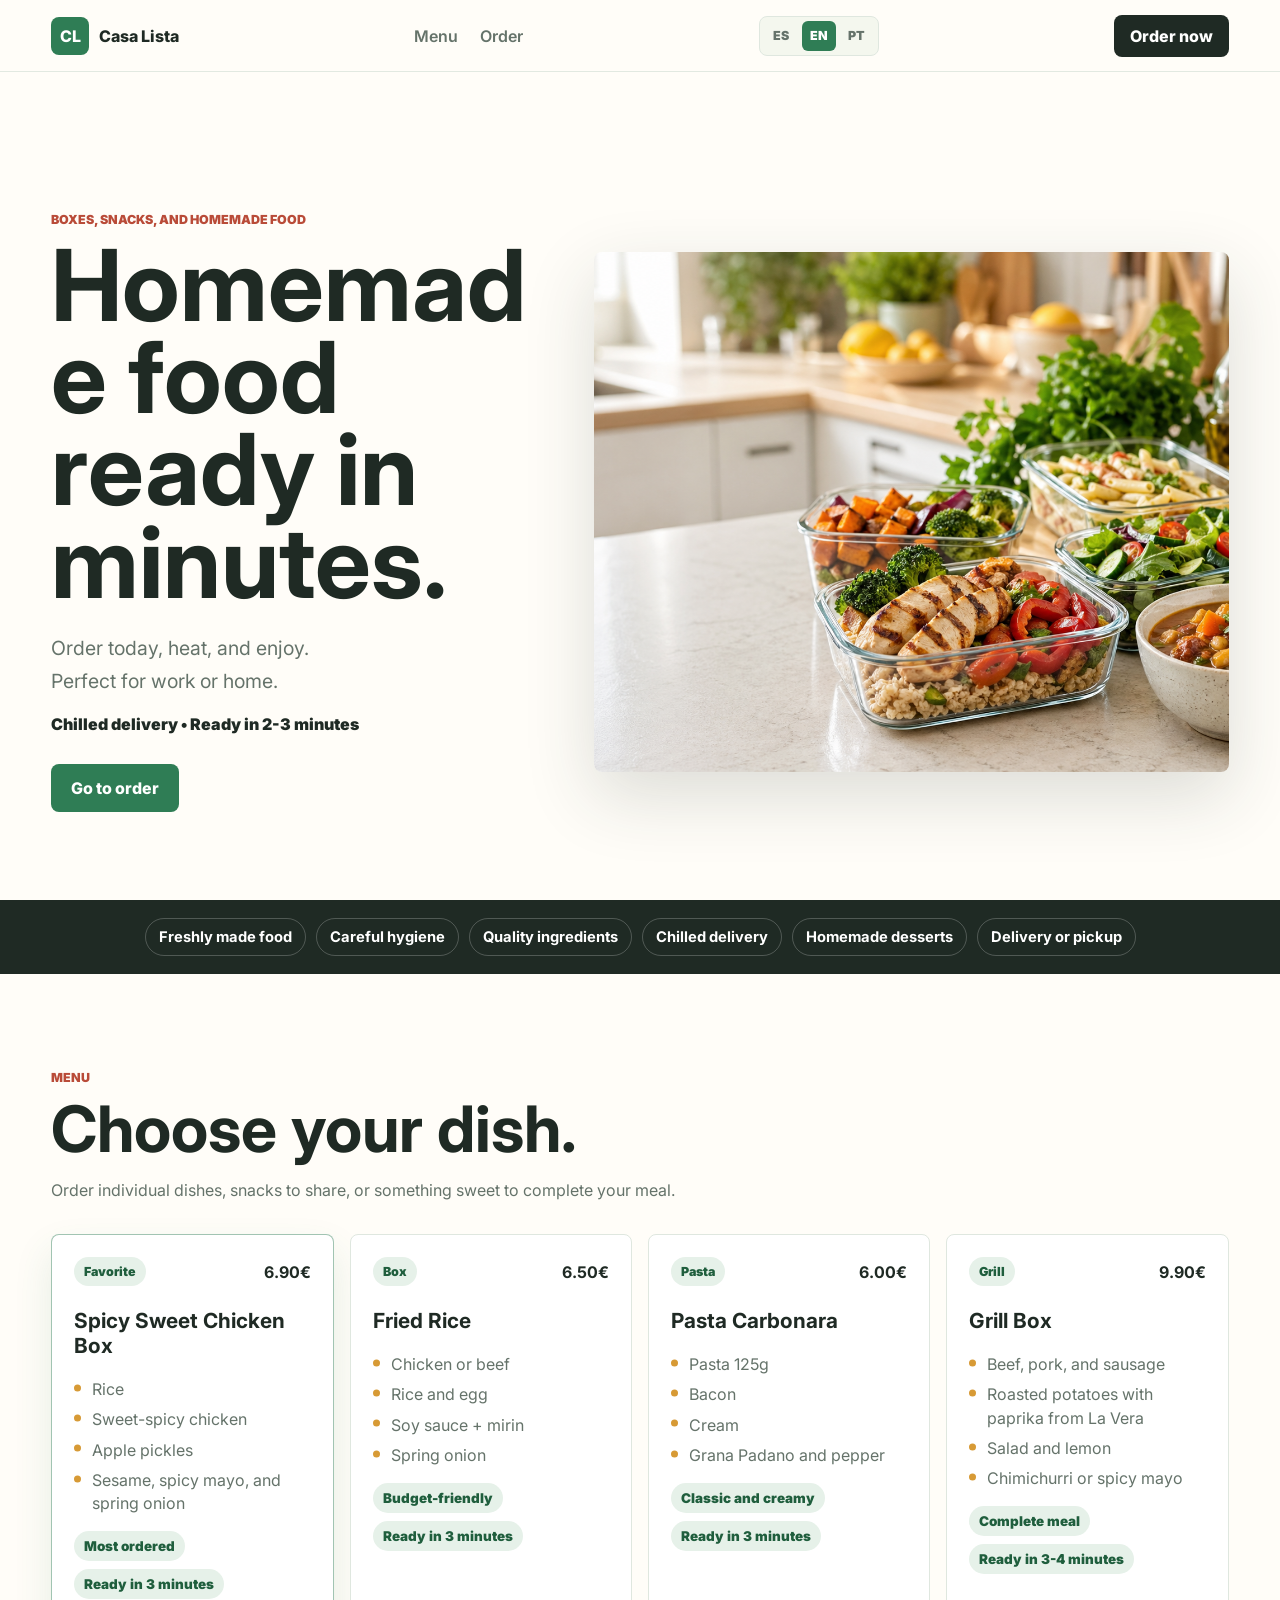
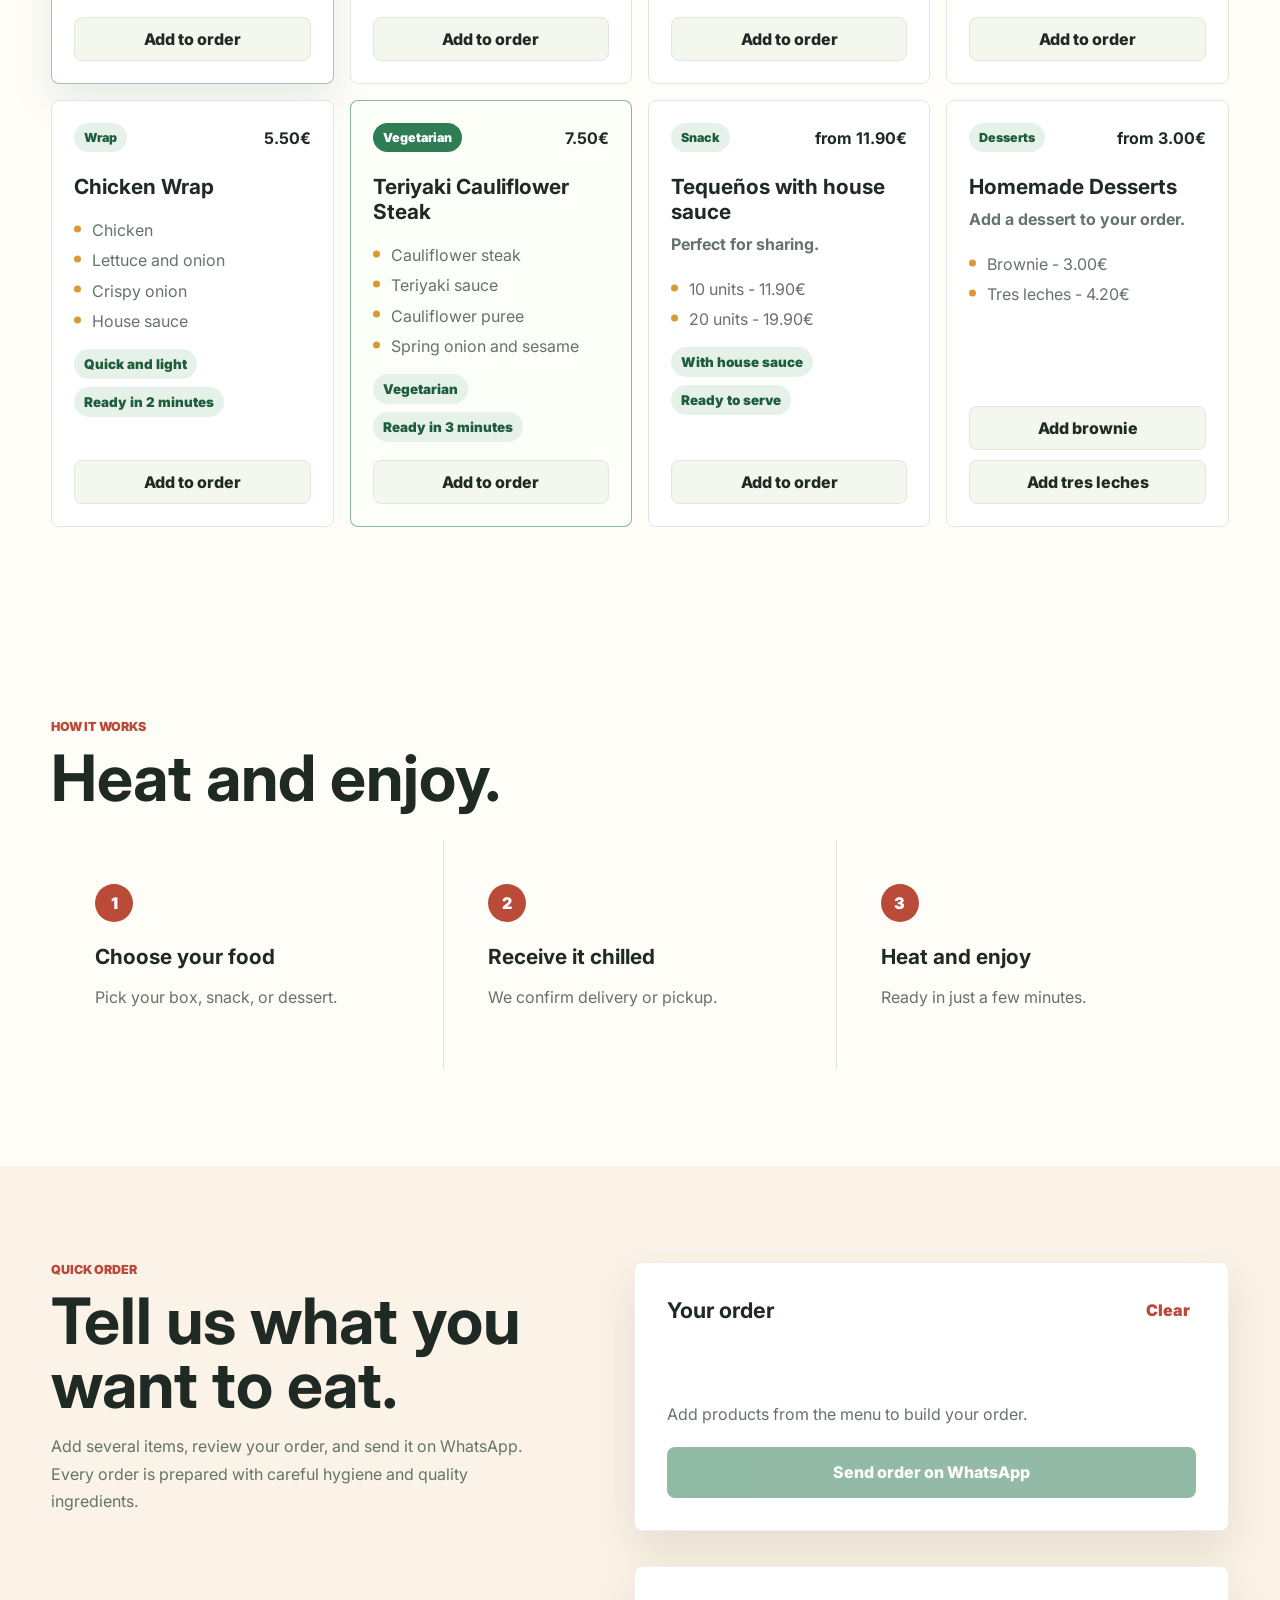
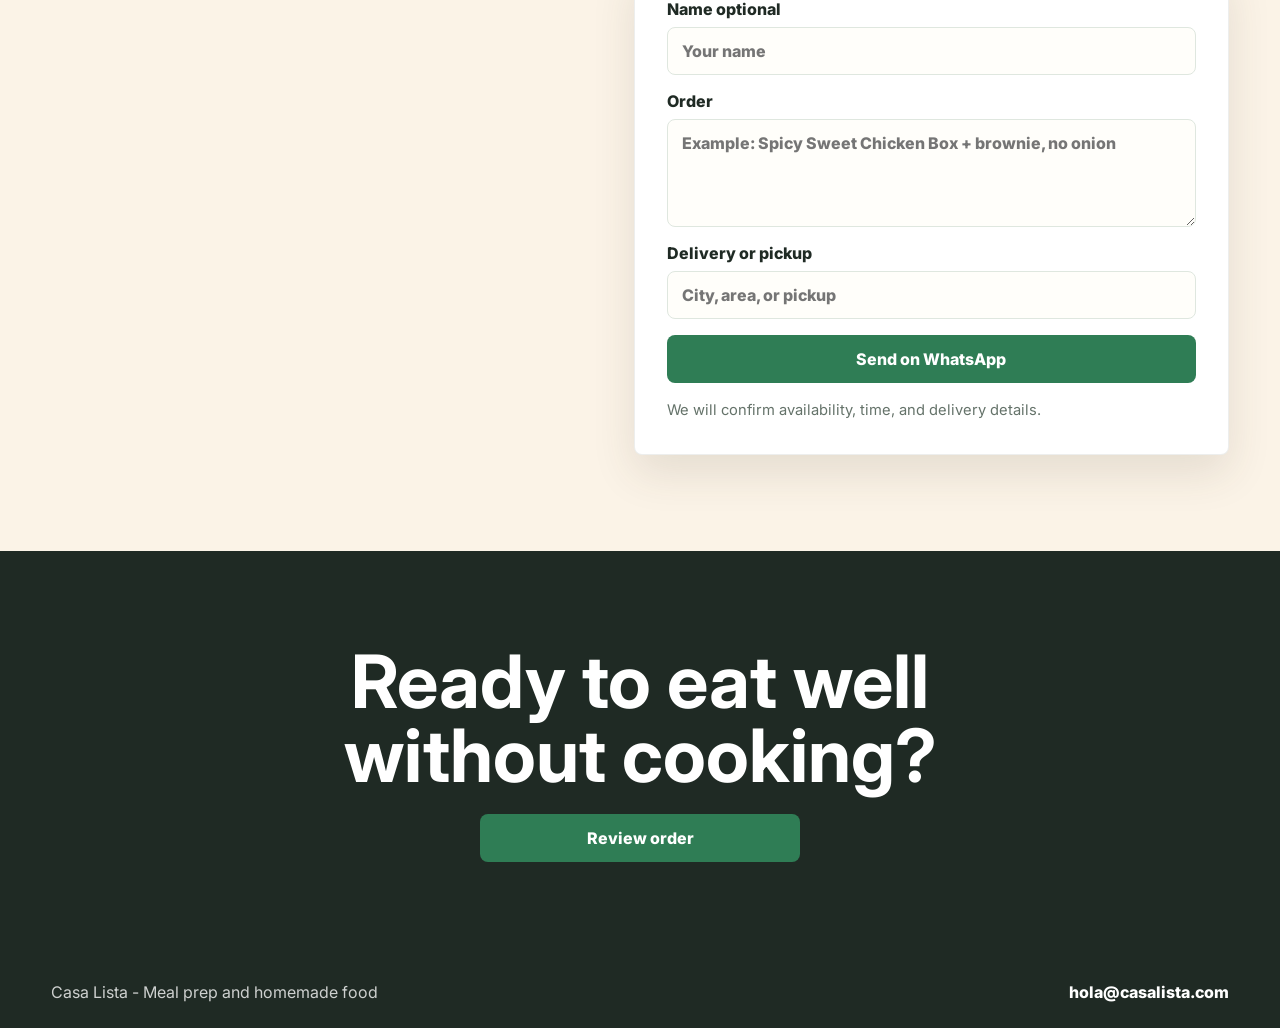
<file: index.html>
<!doctype html>
<html lang="es">
  <head>
    <meta charset="utf-8" />
    <meta name="viewport" content="width=device-width, initial-scale=1" />
    <title>Casa Lista | Meal prep y comida casera</title>
    <meta
      name="description"
      content="Comida casera refrigerada, lista para calentar en minutos, con pedidos f&aacute;ciles por WhatsApp."
    />
    <link rel="alternate" hreflang="es" href="index.html" />
    <link rel="alternate" hreflang="en" href="en.html" />
    <link rel="alternate" hreflang="pt" href="pt.html" />
    <link rel="icon" href="assets/favicon.svg" type="image/svg+xml" />
    <link rel="preconnect" href="https://fonts.googleapis.com" />
    <link rel="preconnect" href="https://fonts.gstatic.com" crossorigin />
    <link
      href="https://fonts.googleapis.com/css2?family=Inter:wght@400;500;600;700;800&display=swap"
      rel="stylesheet"
    />
    <link rel="stylesheet" href="styles.css" />
  </head>
  <body>
    <header class="site-header">
      <a class="brand" href="#inicio" aria-label="Casa Lista">
        <span class="brand-mark">CL</span>
        <span>Casa Lista</span>
      </a>
      <nav class="nav" aria-label="Navegaci&oacute;n principal">
        <a href="#menu">Men&uacute;</a>
        <a href="#pedido">Pedido</a>
      </nav>
      <div class="language-switcher" aria-label="Selector de idioma">
        <a class="active" href="index.html" data-lang="es" aria-current="page">ES</a>
        <a href="en.html" data-lang="en">EN</a>
        <a href="pt.html" data-lang="pt">PT</a>
      </div>
      <button class="nav-toggle" type="button" aria-label="Men&uacute;" aria-expanded="false">
        <span></span>
        <span></span>
        <span></span>
      </button>
      <a class="header-action" href="#pedido">Pedir ahora</a>
    </header>

    <main id="inicio">
      <section class="hero">
        <div class="hero-copy">
          <p class="eyebrow">Boxes, snacks y comida casera</p>
          <h1>Comida casera lista en minutos</h1>
          <p class="hero-text">
            Pide hoy, calienta y disfruta.<br />
            Perfecta para el trabajo o en casa.
          </p>
          <p class="hero-micro">Entrega refrigerada &bull; Lista en 2-3 minutos</p>
          <div class="hero-actions">
            <button class="btn btn-primary direct-whatsapp" type="button" data-item="Quiero hacer un pedido">
              Ir al pedido
            </button>
          </div>
        </div>
        <div class="hero-media" aria-label="Comida casera en recipientes de meal prep">
          <img src="assets/hero-meal-prep.png" alt="Recipientes de meal prep con comida casera fresca" />
        </div>
      </section>

      <section class="trust-band" aria-label="Caracter&iacute;sticas del servicio">
        <span>Comida reci&eacute;n hecha</span>
        <span>Higiene cuidada</span>
        <span>Ingredientes de calidad</span>
        <span>Entrega refrigerada</span>
        <span>Postres caseros</span>
        <span>Entrega o recogida</span>
      </section>

      <section class="section" id="menu">
        <div class="section-heading">
          <p class="eyebrow">Men&uacute;</p>
          <h2>Elige tu plato.</h2>
          <p>
            Pide platos individuales, snacks para compartir o algo dulce para completar tu comida.
          </p>
        </div>
        <div class="menu-grid">
          <article class="menu-card featured-card">
            <div class="menu-card-top">
              <span class="tag">Favorito</span>
              <strong>6.90&euro;</strong>
            </div>
            <h3>Spicy Sweet Chicken Box</h3>
            <ul class="ingredients">
              <li>Arroz</li>
              <li>Pollo dulce-picante</li>
              <li>Pickles de manzana</li>
              <li>Ajonjol&iacute;, mayo picante y ceboll&iacute;n</li>
            </ul>
            <ul class="product-points">
              <li>M&aacute;s pedido</li>
              <li>Listo en 3 minutos</li>
            </ul>
            <button class="quick-add" type="button" data-item="Spicy Sweet Chicken Box" data-price="6.90">A&ntilde;adir al pedido</button>
          </article>
          <article class="menu-card">
            <div class="menu-card-top">
              <span class="tag">Box</span>
              <strong>6.50&euro;</strong>
            </div>
            <h3>Arroz salteado</h3>
            <ul class="ingredients">
              <li>Pollo o carne</li>
              <li>Arroz y huevo</li>
              <li>Soya + mirin</li>
              <li>Ceboll&iacute;n</li>
            </ul>
            <ul class="product-points">
              <li>Econ&oacute;mico</li>
              <li>Listo en 3 minutos</li>
            </ul>
            <button class="quick-add" type="button" data-item="Arroz salteado de pollo o carne" data-price="6.50">A&ntilde;adir al pedido</button>
          </article>
          <article class="menu-card">
            <div class="menu-card-top">
              <span class="tag">Pasta</span>
              <strong>6.00&euro;</strong>
            </div>
            <h3>Pasta Carbonara</h3>
            <ul class="ingredients">
              <li>Pasta 125g</li>
              <li>Bacon</li>
              <li>Nata</li>
              <li>Grana padano y pimienta</li>
            </ul>
            <ul class="product-points">
              <li>Cl&aacute;sica y cremosa</li>
              <li>Lista en 3 minutos</li>
            </ul>
            <button class="quick-add" type="button" data-item="Pasta Carbonara" data-price="6.00">A&ntilde;adir al pedido</button>
          </article>
          <article class="menu-card">
            <div class="menu-card-top">
              <span class="tag">Grill</span>
              <strong>9.90&euro;</strong>
            </div>
            <h3>Grill Box</h3>
            <ul class="ingredients">
              <li>Carne, cerdo y salchicha</li>
              <li>Papas al horno con piment&oacute;n de la Vera</li>
              <li>Ensalada y lim&oacute;n</li>
              <li>Chimichurri o mayo picante</li>
            </ul>
            <ul class="product-points">
              <li>Plato completo</li>
              <li>Listo en 3-4 minutos</li>
            </ul>
            <button class="quick-add" type="button" data-item="Grill Box" data-price="9.90">A&ntilde;adir al pedido</button>
          </article>
          <article class="menu-card">
            <div class="menu-card-top">
              <span class="tag">Wrap</span>
              <strong>5.50&euro;</strong>
            </div>
            <h3>Wrap de pollo</h3>
            <ul class="ingredients">
              <li>Pollo</li>
              <li>Lechuga y cebolla</li>
              <li>Cebolla crispy</li>
              <li>Salsa de la casa</li>
            </ul>
            <ul class="product-points">
              <li>R&aacute;pido y ligero</li>
              <li>Listo en 2 minutos</li>
            </ul>
            <button class="quick-add" type="button" data-item="Wrap de pollo" data-price="5.50">A&ntilde;adir al pedido</button>
          </article>
          <article class="menu-card vegetarian-card">
            <div class="menu-card-top">
              <span class="tag vegetarian-tag">Vegetariano</span>
              <strong>7.50&euro;</strong>
            </div>
            <h3>Bistec de coliflor teriyaki</h3>
            <ul class="ingredients">
              <li>Bistec de coliflor</li>
              <li>Salsa teriyaki</li>
              <li>Pur&eacute; de coliflor</li>
              <li>Ceboll&iacute;n y ajonjol&iacute;</li>
            </ul>
            <ul class="product-points">
              <li>Vegetariano</li>
              <li>Listo en 3 minutos</li>
            </ul>
            <button class="quick-add" type="button" data-item="Bistec de coliflor teriyaki" data-price="7.50">A&ntilde;adir al pedido</button>
          </article>
          <article class="menu-card">
            <div class="menu-card-top">
              <span class="tag">Snack</span>
              <strong>desde 11.90&euro;</strong>
            </div>
            <h3>Teque&ntilde;os con salsa de la casa</h3>
            <p class="product-subtitle">Perfectos para compartir.</p>
            <ul class="ingredients">
              <li>10 unidades - 11.90&euro;</li>
              <li>20 unidades - 19.90&euro;</li>
            </ul>
            <ul class="product-points">
              <li>Con salsa de la casa</li>
              <li>Listos para servir</li>
            </ul>
            <button class="quick-add" type="button" data-item="Tequenos con salsa de la casa" data-price="11.90">A&ntilde;adir al pedido</button>
          </article>
          <article class="menu-card">
            <div class="menu-card-top">
              <span class="tag">Postres</span>
              <strong>desde 3.00&euro;</strong>
            </div>
            <h3>Postres caseros</h3>
            <p class="product-subtitle">A&ntilde;ade un postre a tu pedido.</p>
            <ul class="ingredients">
              <li>Brownie - 3.00&euro;</li>
              <li>Tres leches - 4.20&euro;</li>
            </ul>
            <div class="dessert-actions">
              <button class="quick-add" type="button" data-item="Brownie" data-price="3.00">A&ntilde;adir brownie</button>
              <button class="quick-add" type="button" data-item="Tres leches" data-price="4.20">A&ntilde;adir tres leches</button>
            </div>
          </article>
        </div>
      </section>

      <section class="how-section" aria-label="Como funciona">
        <div class="section-heading">
          <p class="eyebrow">C&oacute;mo funciona</p>
          <h2>Calienta y disfruta.</h2>
        </div>
        <div class="how-it-works">
          <div>
            <span>1</span>
            <h3>Elige tu comida</h3>
            <p>Escoge tu box, snack o postre.</p>
          </div>
          <div>
            <span>2</span>
            <h3>Rec&iacute;bela refrigerada</h3>
            <p>Te confirmamos entrega o recogida.</p>
          </div>
          <div>
            <span>3</span>
            <h3>Calienta y disfruta</h3>
            <p>Lista en pocos minutos.</p>
          </div>
        </div>
      </section>

      <section class="order-section" id="pedido">
        <div class="order-copy">
          <p class="eyebrow">Pedido r&aacute;pido</p>
          <h2>Cu&eacute;ntame qu&eacute; quieres comer.</h2>
          <p>
            A&ntilde;ade varios productos, revisa tu pedido y env&iacute;alo por WhatsApp.
            Preparamos cada pedido con higiene cuidada e ingredientes de calidad.
          </p>
        </div>
        <div class="cart-panel" aria-live="polite">
          <div class="cart-header">
            <h3>Tu pedido</h3>
            <button class="cart-clear" type="button">Vaciar</button>
          </div>
          <ul class="cart-list" id="cartList"></ul>
          <p class="cart-empty" id="cartEmpty">A&ntilde;ade productos del men&uacute; para armar tu pedido.</p>
          <p class="cart-total" id="cartTotal" hidden></p>
          <button class="btn btn-primary cart-send" type="button">Enviar pedido por WhatsApp</button>
        </div>
        <form class="order-form" id="orderForm">
          <label>
            Nombre opcional
            <input name="name" type="text" placeholder="Tu nombre" />
          </label>
          <label>
            Pedido
            <textarea
              name="order"
              rows="4"
              placeholder="Ej: Spicy Sweet Chicken Box + brownie, sin cebolla"
              required
            ></textarea>
          </label>
          <label>
            Entrega o recogida
            <input name="area" type="text" placeholder="Ciudad, barrio o recogida" />
          </label>
          <button class="btn btn-primary" type="submit">Enviar por WhatsApp</button>
          <p class="form-note">Te confirmaremos disponibilidad, horario y forma de entrega.</p>
        </form>
      </section>

      <section class="final-cta" aria-label="Pedido final">
        <h2>&iquest;Listo para comer bien sin cocinar?</h2>
        <button class="btn btn-primary direct-whatsapp" type="button" data-item="Quiero hacer un pedido">
          Revisar pedido
        </button>
      </section>
    </main>

    <footer class="footer">
      <p>Casa Lista - Meal prep y comida casera</p>
      <a href="mailto:hola@casalista.com">hola@casalista.com</a>
    </footer>

    <script src="script.js"></script>
  </body>
</html>
</file>
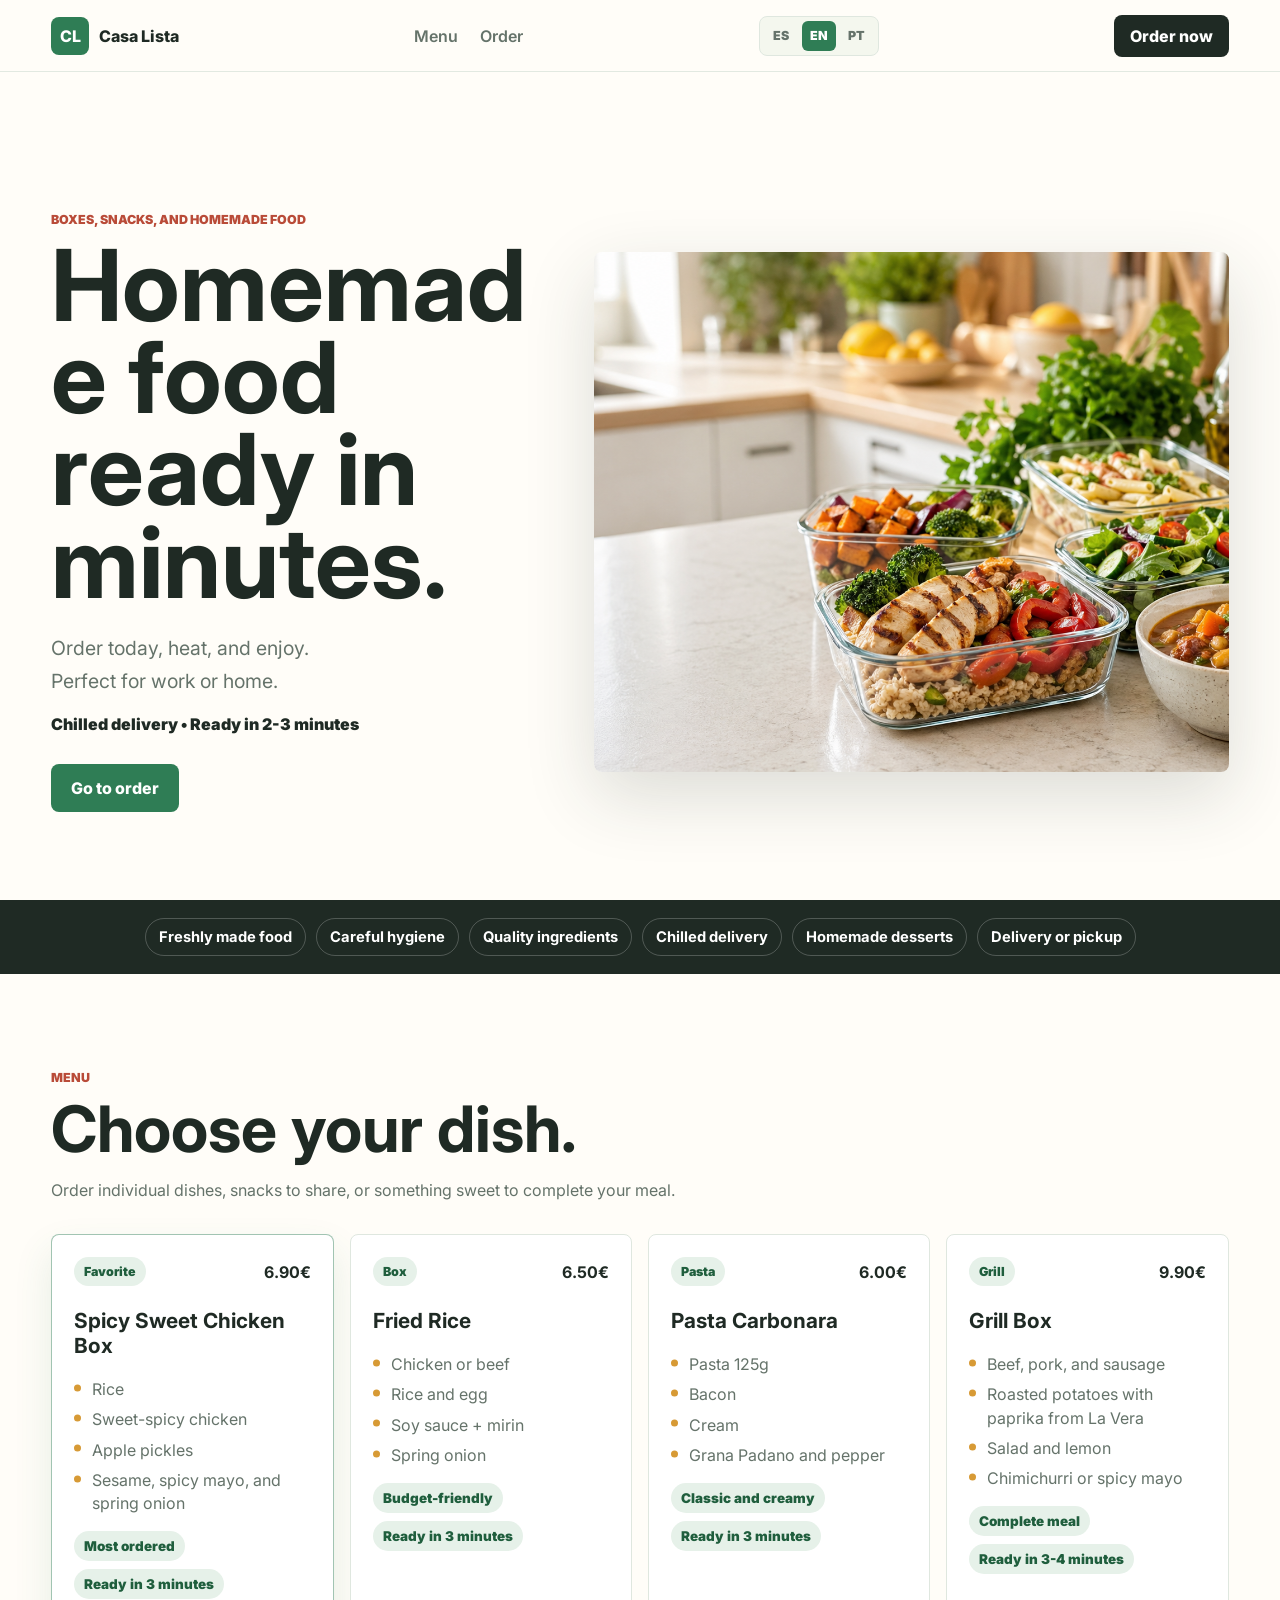
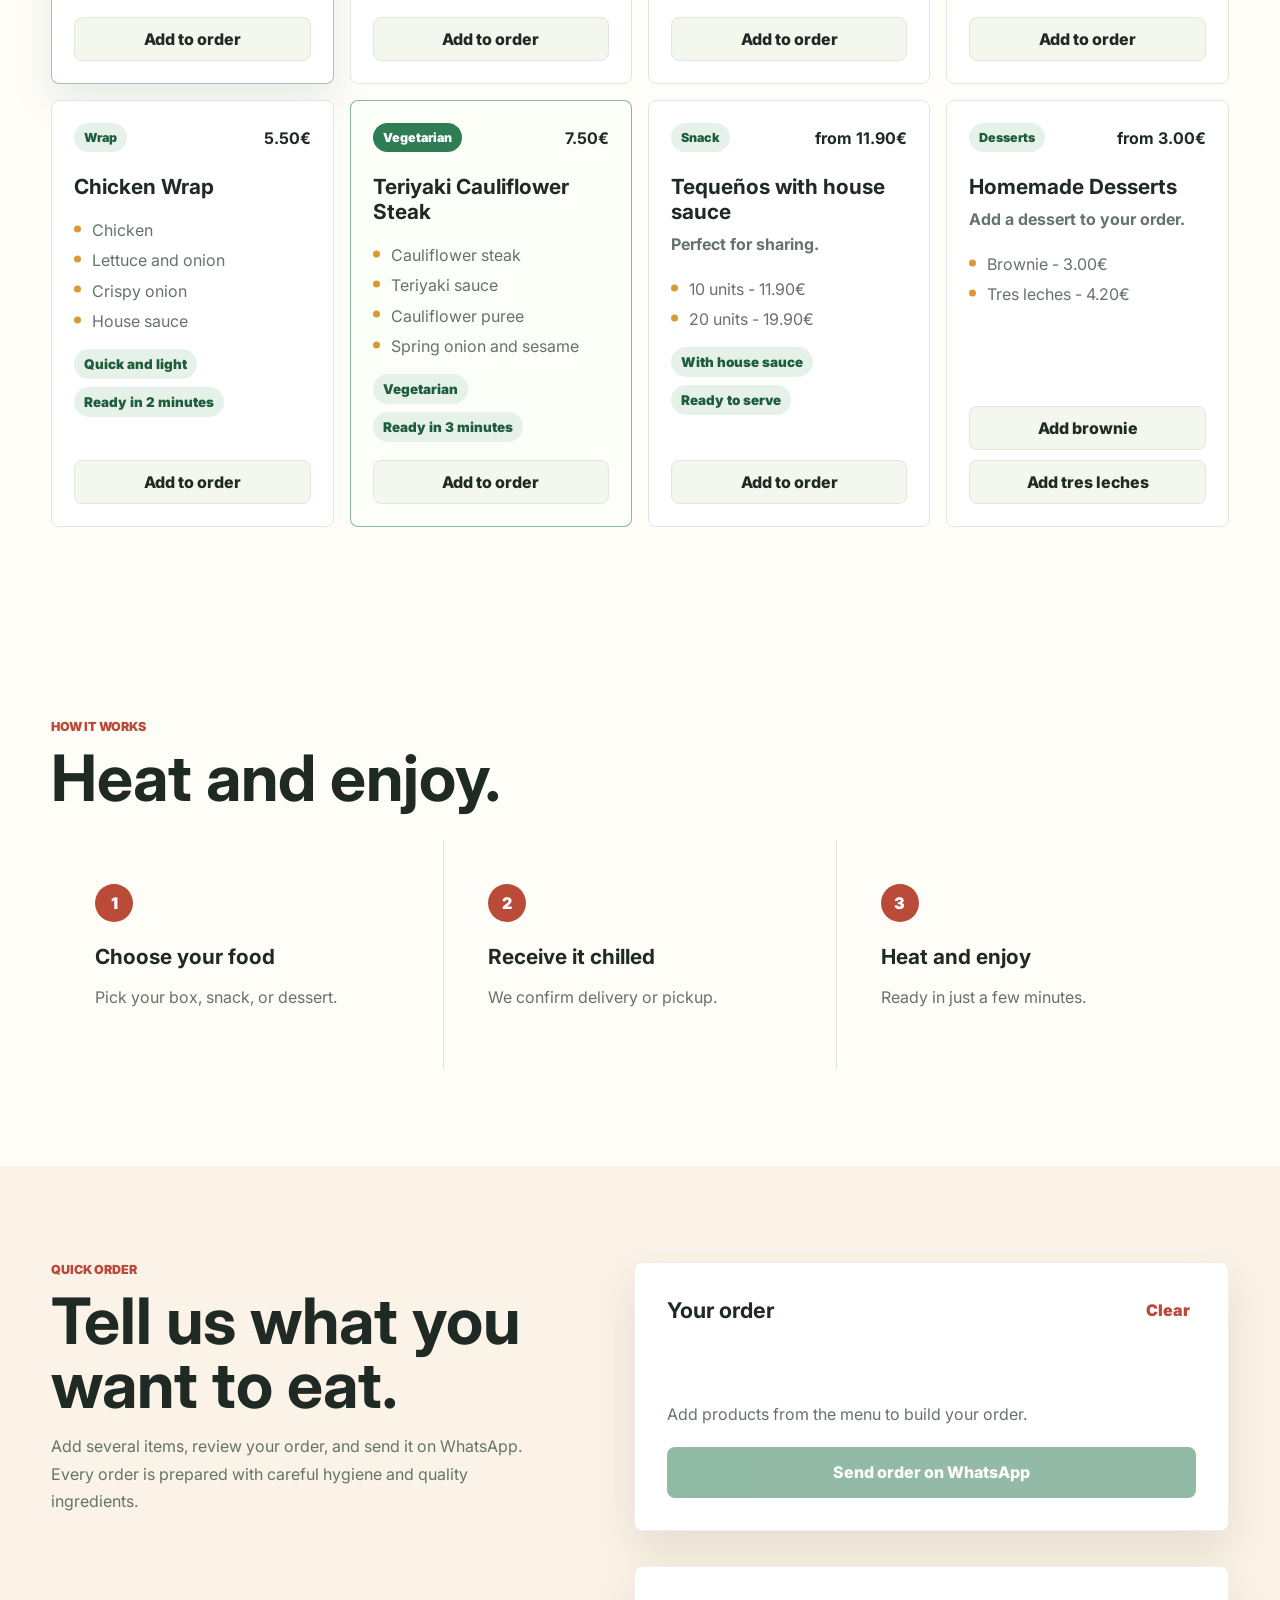
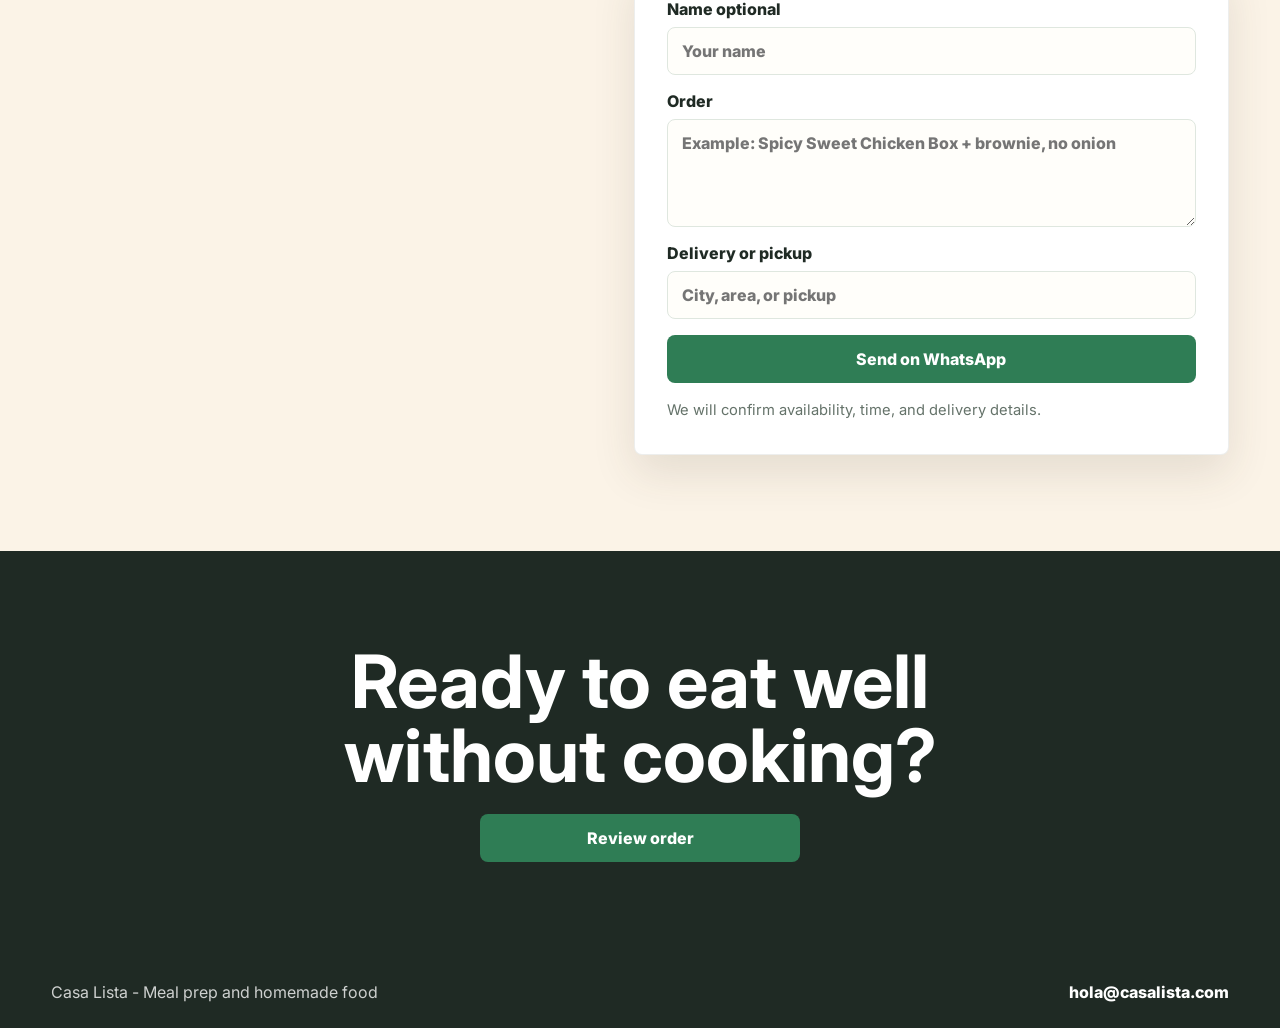
<file: en.html>
<!doctype html>
<html lang="en">
  <head>
    <meta charset="utf-8" />
    <meta name="viewport" content="width=device-width, initial-scale=1" />
    <title>Casa Lista | Meal prep and homemade food</title>
    <meta
      name="description"
      content="Chilled homemade food ready to heat in minutes, with easy ordering through WhatsApp."
    />
    <link rel="alternate" hreflang="es" href="index.html" />
    <link rel="alternate" hreflang="en" href="en.html" />
    <link rel="alternate" hreflang="pt" href="pt.html" />
    <link rel="icon" href="assets/favicon.svg" type="image/svg+xml" />
    <link rel="preconnect" href="https://fonts.googleapis.com" />
    <link rel="preconnect" href="https://fonts.gstatic.com" crossorigin />
    <link
      href="https://fonts.googleapis.com/css2?family=Inter:wght@400;500;600;700;800&display=swap"
      rel="stylesheet"
    />
    <link rel="stylesheet" href="styles.css" />
  </head>
  <body>
    <header class="site-header">
      <a class="brand" href="#inicio" aria-label="Casa Lista">
        <span class="brand-mark">CL</span>
        <span>Casa Lista</span>
      </a>
      <nav class="nav" aria-label="Main navigation">
        <a href="#menu">Menu</a>
        <a href="#pedido">Order</a>
      </nav>
      <div class="language-switcher" aria-label="Language selector">
        <a href="index.html" data-lang="es">ES</a>
        <a class="active" href="en.html" data-lang="en" aria-current="page">EN</a>
        <a href="pt.html" data-lang="pt">PT</a>
      </div>
      <button class="nav-toggle" type="button" aria-label="Menu" aria-expanded="false">
        <span></span>
        <span></span>
        <span></span>
      </button>
      <a class="header-action" href="#pedido">Order now</a>
    </header>

    <main id="inicio">
      <section class="hero">
        <div class="hero-copy">
          <p class="eyebrow">Boxes, snacks, and homemade food</p>
          <h1>Homemade food ready in minutes.</h1>
          <p class="hero-text">
            Order today, heat, and enjoy.<br />
            Perfect for work or home.
          </p>
          <p class="hero-micro">Chilled delivery &bull; Ready in 2-3 minutes</p>
          <div class="hero-actions">
            <button class="btn btn-primary direct-whatsapp" type="button" data-item="I want to place an order">
              Go to order
            </button>
          </div>
        </div>
        <div class="hero-media" aria-label="Homemade food in meal prep containers">
          <img src="assets/hero-meal-prep.png" alt="Fresh homemade meal prep containers" />
        </div>
      </section>

      <section class="trust-band" aria-label="Service highlights">
        <span>Freshly made food</span>
        <span>Careful hygiene</span>
        <span>Quality ingredients</span>
        <span>Chilled delivery</span>
        <span>Homemade desserts</span>
        <span>Delivery or pickup</span>
      </section>

      <section class="section" id="menu">
        <div class="section-heading">
          <p class="eyebrow">Menu</p>
          <h2>Choose your dish.</h2>
          <p>Order individual dishes, snacks to share, or something sweet to complete your meal.</p>
        </div>
        <div class="menu-grid">
          <article class="menu-card featured-card">
            <div class="menu-card-top">
              <span class="tag">Favorite</span>
              <strong>6.90&euro;</strong>
            </div>
            <h3>Spicy Sweet Chicken Box</h3>
            <ul class="ingredients">
              <li>Rice</li>
              <li>Sweet-spicy chicken</li>
              <li>Apple pickles</li>
              <li>Sesame, spicy mayo, and spring onion</li>
            </ul>
            <ul class="product-points">
              <li>Most ordered</li>
              <li>Ready in 3 minutes</li>
            </ul>
            <button class="quick-add" type="button" data-item="Spicy Sweet Chicken Box" data-price="6.90">Add to order</button>
          </article>
          <article class="menu-card">
            <div class="menu-card-top">
              <span class="tag">Box</span>
              <strong>6.50&euro;</strong>
            </div>
            <h3>Fried Rice</h3>
            <ul class="ingredients">
              <li>Chicken or beef</li>
              <li>Rice and egg</li>
              <li>Soy sauce + mirin</li>
              <li>Spring onion</li>
            </ul>
            <ul class="product-points">
              <li>Budget-friendly</li>
              <li>Ready in 3 minutes</li>
            </ul>
            <button class="quick-add" type="button" data-item="Fried Rice with chicken or beef" data-price="6.50">Add to order</button>
          </article>
          <article class="menu-card">
            <div class="menu-card-top">
              <span class="tag">Pasta</span>
              <strong>6.00&euro;</strong>
            </div>
            <h3>Pasta Carbonara</h3>
            <ul class="ingredients">
              <li>Pasta 125g</li>
              <li>Bacon</li>
              <li>Cream</li>
              <li>Grana Padano and pepper</li>
            </ul>
            <ul class="product-points">
              <li>Classic and creamy</li>
              <li>Ready in 3 minutes</li>
            </ul>
            <button class="quick-add" type="button" data-item="Pasta Carbonara" data-price="6.00">Add to order</button>
          </article>
          <article class="menu-card">
            <div class="menu-card-top">
              <span class="tag">Grill</span>
              <strong>9.90&euro;</strong>
            </div>
            <h3>Grill Box</h3>
            <ul class="ingredients">
              <li>Beef, pork, and sausage</li>
              <li>Roasted potatoes with paprika from La Vera</li>
              <li>Salad and lemon</li>
              <li>Chimichurri or spicy mayo</li>
            </ul>
            <ul class="product-points">
              <li>Complete meal</li>
              <li>Ready in 3-4 minutes</li>
            </ul>
            <button class="quick-add" type="button" data-item="Grill Box" data-price="9.90">Add to order</button>
          </article>
          <article class="menu-card">
            <div class="menu-card-top">
              <span class="tag">Wrap</span>
              <strong>5.50&euro;</strong>
            </div>
            <h3>Chicken Wrap</h3>
            <ul class="ingredients">
              <li>Chicken</li>
              <li>Lettuce and onion</li>
              <li>Crispy onion</li>
              <li>House sauce</li>
            </ul>
            <ul class="product-points">
              <li>Quick and light</li>
              <li>Ready in 2 minutes</li>
            </ul>
            <button class="quick-add" type="button" data-item="Chicken Wrap" data-price="5.50">Add to order</button>
          </article>
          <article class="menu-card vegetarian-card">
            <div class="menu-card-top">
              <span class="tag vegetarian-tag">Vegetarian</span>
              <strong>7.50&euro;</strong>
            </div>
            <h3>Teriyaki Cauliflower Steak</h3>
            <ul class="ingredients">
              <li>Cauliflower steak</li>
              <li>Teriyaki sauce</li>
              <li>Cauliflower puree</li>
              <li>Spring onion and sesame</li>
            </ul>
            <ul class="product-points">
              <li>Vegetarian</li>
              <li>Ready in 3 minutes</li>
            </ul>
            <button class="quick-add" type="button" data-item="Teriyaki Cauliflower Steak" data-price="7.50">Add to order</button>
          </article>
          <article class="menu-card">
            <div class="menu-card-top">
              <span class="tag">Snack</span>
              <strong>from 11.90&euro;</strong>
            </div>
            <h3>Teque&ntilde;os with house sauce</h3>
            <p class="product-subtitle">Perfect for sharing.</p>
            <ul class="ingredients">
              <li>10 units - 11.90&euro;</li>
              <li>20 units - 19.90&euro;</li>
            </ul>
            <ul class="product-points">
              <li>With house sauce</li>
              <li>Ready to serve</li>
            </ul>
            <button class="quick-add" type="button" data-item="Tequenos with house sauce" data-price="11.90">Add to order</button>
          </article>
          <article class="menu-card">
            <div class="menu-card-top">
              <span class="tag">Desserts</span>
              <strong>from 3.00&euro;</strong>
            </div>
            <h3>Homemade Desserts</h3>
            <p class="product-subtitle">Add a dessert to your order.</p>
            <ul class="ingredients">
              <li>Brownie - 3.00&euro;</li>
              <li>Tres leches - 4.20&euro;</li>
            </ul>
            <div class="dessert-actions">
              <button class="quick-add" type="button" data-item="Brownie" data-price="3.00">Add brownie</button>
              <button class="quick-add" type="button" data-item="Tres leches" data-price="4.20">Add tres leches</button>
            </div>
          </article>
        </div>
      </section>

      <section class="how-section" aria-label="How it works">
        <div class="section-heading">
          <p class="eyebrow">How it works</p>
          <h2>Heat and enjoy.</h2>
        </div>
        <div class="how-it-works">
          <div>
            <span>1</span>
            <h3>Choose your food</h3>
            <p>Pick your box, snack, or dessert.</p>
          </div>
          <div>
            <span>2</span>
            <h3>Receive it chilled</h3>
            <p>We confirm delivery or pickup.</p>
          </div>
          <div>
            <span>3</span>
            <h3>Heat and enjoy</h3>
            <p>Ready in just a few minutes.</p>
          </div>
        </div>
      </section>

      <section class="order-section" id="pedido">
        <div class="order-copy">
          <p class="eyebrow">Quick order</p>
          <h2>Tell us what you want to eat.</h2>
          <p>
            Add several items, review your order, and send it on WhatsApp.
            Every order is prepared with careful hygiene and quality ingredients.
          </p>
        </div>
        <div class="cart-panel" aria-live="polite">
          <div class="cart-header">
            <h3>Your order</h3>
            <button class="cart-clear" type="button">Clear</button>
          </div>
          <ul class="cart-list" id="cartList"></ul>
          <p class="cart-empty" id="cartEmpty">Add products from the menu to build your order.</p>
          <p class="cart-total" id="cartTotal" hidden></p>
          <button class="btn btn-primary cart-send" type="button">Send order on WhatsApp</button>
        </div>
        <form class="order-form" id="orderForm">
          <label>
            Name optional
            <input name="name" type="text" placeholder="Your name" />
          </label>
          <label>
            Order
            <textarea
              name="order"
              rows="4"
              placeholder="Example: Spicy Sweet Chicken Box + brownie, no onion"
              required
            ></textarea>
          </label>
          <label>
            Delivery or pickup
            <input name="area" type="text" placeholder="City, area, or pickup" />
          </label>
          <button class="btn btn-primary" type="submit">Send on WhatsApp</button>
          <p class="form-note">We will confirm availability, time, and delivery details.</p>
        </form>
      </section>

      <section class="final-cta" aria-label="Final order">
        <h2>Ready to eat well without cooking?</h2>
        <button class="btn btn-primary direct-whatsapp" type="button" data-item="I want to place an order">
          Review order
        </button>
      </section>
    </main>

    <footer class="footer">
      <p>Casa Lista - Meal prep and homemade food</p>
      <a href="mailto:hola@casalista.com">hola@casalista.com</a>
    </footer>

    <script src="script.js"></script>
  </body>
</html>
</file>
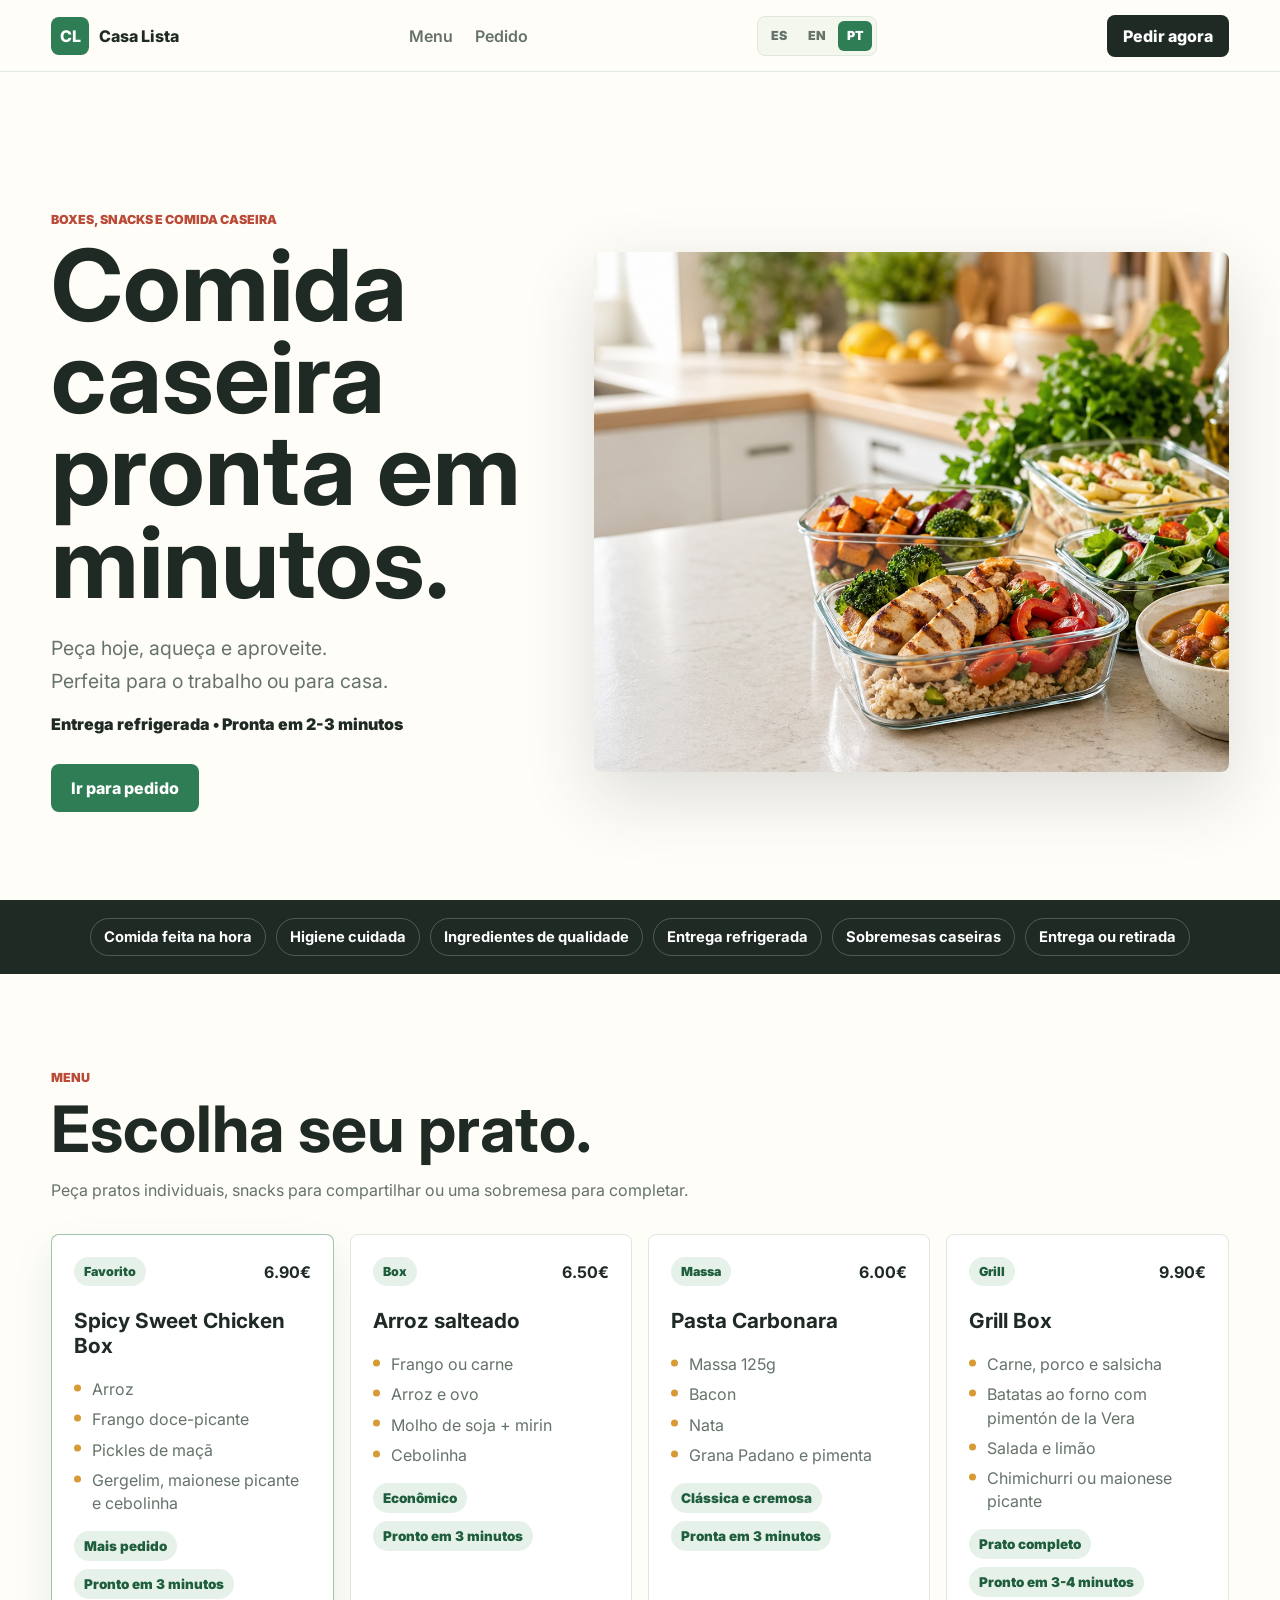
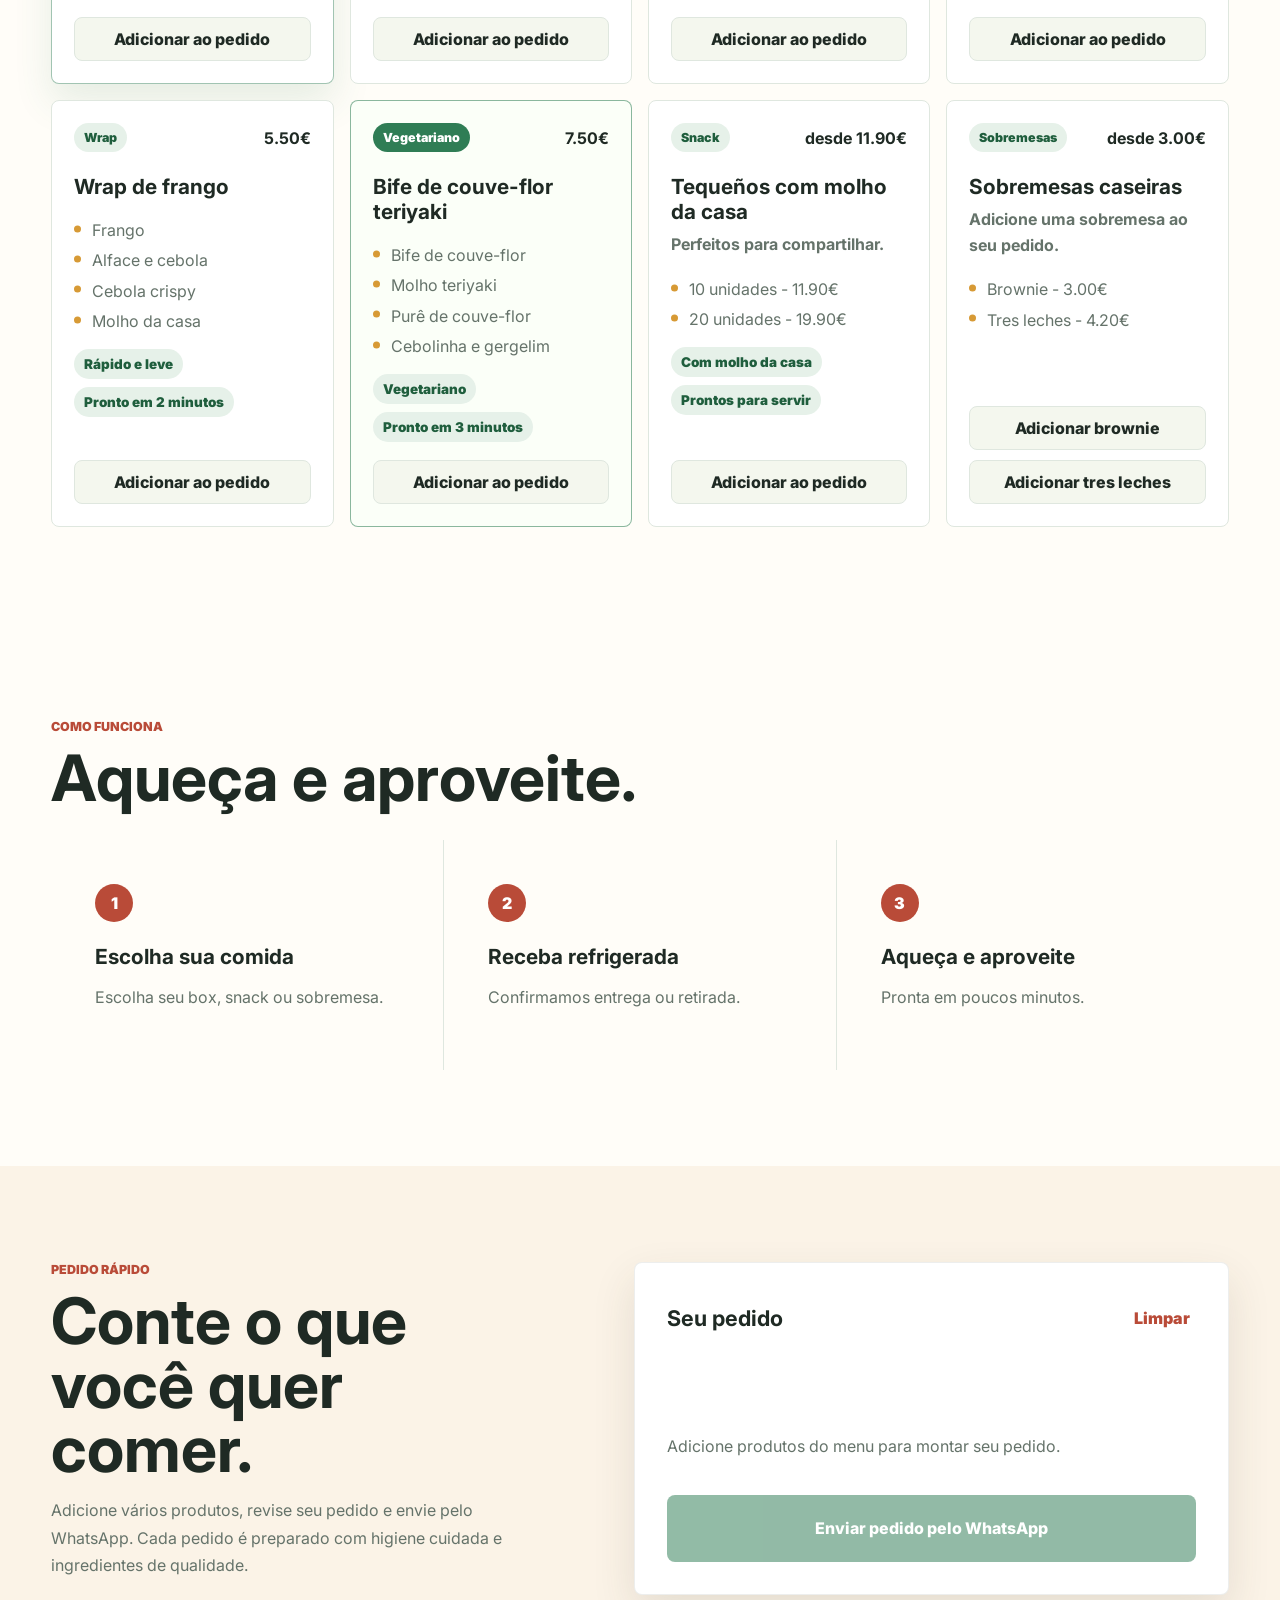
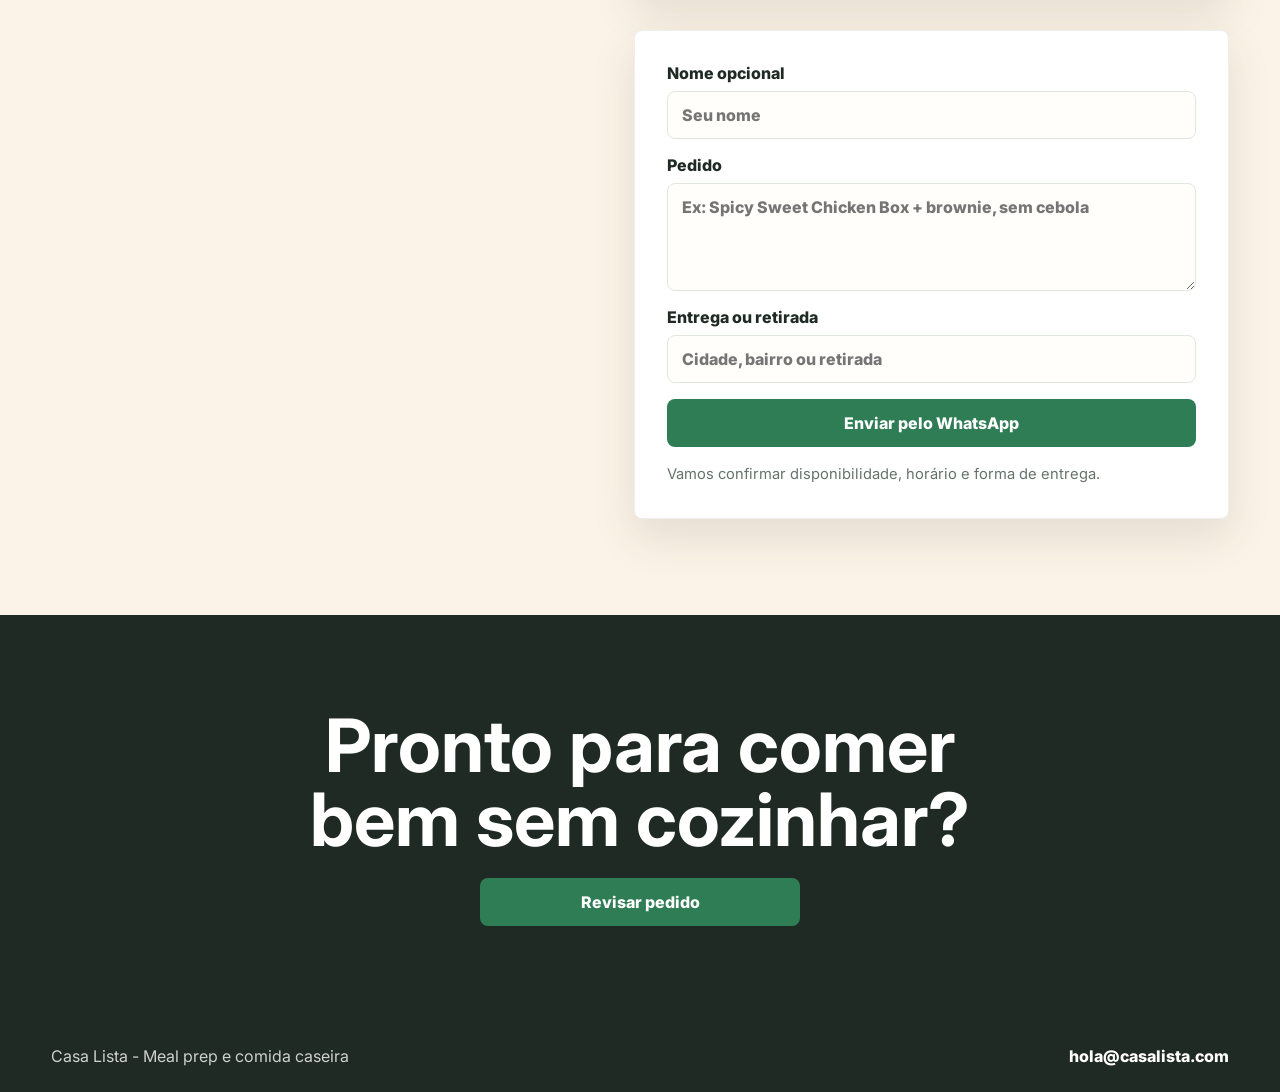
<file: pt.html>
<!doctype html>
<html lang="pt">
  <head>
    <meta charset="utf-8" />
    <meta name="viewport" content="width=device-width, initial-scale=1" />
    <title>Casa Lista | Meal prep e comida caseira</title>
    <meta
      name="description"
      content="Comida caseira refrigerada, pronta para aquecer em minutos, com pedido f&aacute;cil pelo WhatsApp."
    />
    <link rel="alternate" hreflang="es" href="index.html" />
    <link rel="alternate" hreflang="en" href="en.html" />
    <link rel="alternate" hreflang="pt" href="pt.html" />
    <link rel="icon" href="assets/favicon.svg" type="image/svg+xml" />
    <link rel="preconnect" href="https://fonts.googleapis.com" />
    <link rel="preconnect" href="https://fonts.gstatic.com" crossorigin />
    <link
      href="https://fonts.googleapis.com/css2?family=Inter:wght@400;500;600;700;800&display=swap"
      rel="stylesheet"
    />
    <link rel="stylesheet" href="styles.css" />
  </head>
  <body>
    <header class="site-header">
      <a class="brand" href="#inicio" aria-label="Casa Lista">
        <span class="brand-mark">CL</span>
        <span>Casa Lista</span>
      </a>
      <nav class="nav" aria-label="Navega&ccedil;&atilde;o principal">
        <a href="#menu">Menu</a>
        <a href="#pedido">Pedido</a>
      </nav>
      <div class="language-switcher" aria-label="Seletor de idioma">
        <a href="index.html" data-lang="es">ES</a>
        <a href="en.html" data-lang="en">EN</a>
        <a class="active" href="pt.html" data-lang="pt" aria-current="page">PT</a>
      </div>
      <button class="nav-toggle" type="button" aria-label="Menu" aria-expanded="false">
        <span></span>
        <span></span>
        <span></span>
      </button>
      <a class="header-action" href="#pedido">Pedir agora</a>
    </header>

    <main id="inicio">
      <section class="hero">
        <div class="hero-copy">
          <p class="eyebrow">Boxes, snacks e comida caseira</p>
          <h1>Comida caseira pronta em minutos.</h1>
          <p class="hero-text">
            Pe&ccedil;a hoje, aque&ccedil;a e aproveite.<br />
            Perfeita para o trabalho ou para casa.
          </p>
          <p class="hero-micro">Entrega refrigerada &bull; Pronta em 2-3 minutos</p>
          <div class="hero-actions">
            <button class="btn btn-primary direct-whatsapp" type="button" data-item="Quero fazer um pedido">
              Ir para pedido
            </button>
          </div>
        </div>
        <div class="hero-media" aria-label="Comida caseira em recipientes de meal prep">
          <img src="assets/hero-meal-prep.png" alt="Recipientes de meal prep com comida caseira fresca" />
        </div>
      </section>

      <section class="trust-band" aria-label="Destaques do servi&ccedil;o">
        <span>Comida feita na hora</span>
        <span>Higiene cuidada</span>
        <span>Ingredientes de qualidade</span>
        <span>Entrega refrigerada</span>
        <span>Sobremesas caseiras</span>
        <span>Entrega ou retirada</span>
      </section>

      <section class="section" id="menu">
        <div class="section-heading">
          <p class="eyebrow">Menu</p>
          <h2>Escolha seu prato.</h2>
          <p>Pe&ccedil;a pratos individuais, snacks para compartilhar ou uma sobremesa para completar.</p>
        </div>
        <div class="menu-grid">
          <article class="menu-card featured-card">
            <div class="menu-card-top">
              <span class="tag">Favorito</span>
              <strong>6.90&euro;</strong>
            </div>
            <h3>Spicy Sweet Chicken Box</h3>
            <ul class="ingredients">
              <li>Arroz</li>
              <li>Frango doce-picante</li>
              <li>Pickles de ma&ccedil;&atilde;</li>
              <li>Gergelim, maionese picante e cebolinha</li>
            </ul>
            <ul class="product-points">
              <li>Mais pedido</li>
              <li>Pronto em 3 minutos</li>
            </ul>
            <button class="quick-add" type="button" data-item="Spicy Sweet Chicken Box" data-price="6.90">Adicionar ao pedido</button>
          </article>
          <article class="menu-card">
            <div class="menu-card-top">
              <span class="tag">Box</span>
              <strong>6.50&euro;</strong>
            </div>
            <h3>Arroz salteado</h3>
            <ul class="ingredients">
              <li>Frango ou carne</li>
              <li>Arroz e ovo</li>
              <li>Molho de soja + mirin</li>
              <li>Cebolinha</li>
            </ul>
            <ul class="product-points">
              <li>Econ&ocirc;mico</li>
              <li>Pronto em 3 minutos</li>
            </ul>
            <button class="quick-add" type="button" data-item="Arroz salteado com frango ou carne" data-price="6.50">Adicionar ao pedido</button>
          </article>
          <article class="menu-card">
            <div class="menu-card-top">
              <span class="tag">Massa</span>
              <strong>6.00&euro;</strong>
            </div>
            <h3>Pasta Carbonara</h3>
            <ul class="ingredients">
              <li>Massa 125g</li>
              <li>Bacon</li>
              <li>Nata</li>
              <li>Grana Padano e pimenta</li>
            </ul>
            <ul class="product-points">
              <li>Cl&aacute;ssica e cremosa</li>
              <li>Pronta em 3 minutos</li>
            </ul>
            <button class="quick-add" type="button" data-item="Pasta Carbonara" data-price="6.00">Adicionar ao pedido</button>
          </article>
          <article class="menu-card">
            <div class="menu-card-top">
              <span class="tag">Grill</span>
              <strong>9.90&euro;</strong>
            </div>
            <h3>Grill Box</h3>
            <ul class="ingredients">
              <li>Carne, porco e salsicha</li>
              <li>Batatas ao forno com piment&oacute;n de la Vera</li>
              <li>Salada e lim&atilde;o</li>
              <li>Chimichurri ou maionese picante</li>
            </ul>
            <ul class="product-points">
              <li>Prato completo</li>
              <li>Pronto em 3-4 minutos</li>
            </ul>
            <button class="quick-add" type="button" data-item="Grill Box" data-price="9.90">Adicionar ao pedido</button>
          </article>
          <article class="menu-card">
            <div class="menu-card-top">
              <span class="tag">Wrap</span>
              <strong>5.50&euro;</strong>
            </div>
            <h3>Wrap de frango</h3>
            <ul class="ingredients">
              <li>Frango</li>
              <li>Alface e cebola</li>
              <li>Cebola crispy</li>
              <li>Molho da casa</li>
            </ul>
            <ul class="product-points">
              <li>R&aacute;pido e leve</li>
              <li>Pronto em 2 minutos</li>
            </ul>
            <button class="quick-add" type="button" data-item="Wrap de frango" data-price="5.50">Adicionar ao pedido</button>
          </article>
          <article class="menu-card vegetarian-card">
            <div class="menu-card-top">
              <span class="tag vegetarian-tag">Vegetariano</span>
              <strong>7.50&euro;</strong>
            </div>
            <h3>Bife de couve-flor teriyaki</h3>
            <ul class="ingredients">
              <li>Bife de couve-flor</li>
              <li>Molho teriyaki</li>
              <li>Pur&ecirc; de couve-flor</li>
              <li>Cebolinha e gergelim</li>
            </ul>
            <ul class="product-points">
              <li>Vegetariano</li>
              <li>Pronto em 3 minutos</li>
            </ul>
            <button class="quick-add" type="button" data-item="Bife de couve-flor teriyaki" data-price="7.50">Adicionar ao pedido</button>
          </article>
          <article class="menu-card">
            <div class="menu-card-top">
              <span class="tag">Snack</span>
              <strong>desde 11.90&euro;</strong>
            </div>
            <h3>Teque&ntilde;os com molho da casa</h3>
            <p class="product-subtitle">Perfeitos para compartilhar.</p>
            <ul class="ingredients">
              <li>10 unidades - 11.90&euro;</li>
              <li>20 unidades - 19.90&euro;</li>
            </ul>
            <ul class="product-points">
              <li>Com molho da casa</li>
              <li>Prontos para servir</li>
            </ul>
            <button class="quick-add" type="button" data-item="Tequenos com molho da casa" data-price="11.90">Adicionar ao pedido</button>
          </article>
          <article class="menu-card">
            <div class="menu-card-top">
              <span class="tag">Sobremesas</span>
              <strong>desde 3.00&euro;</strong>
            </div>
            <h3>Sobremesas caseiras</h3>
            <p class="product-subtitle">Adicione uma sobremesa ao seu pedido.</p>
            <ul class="ingredients">
              <li>Brownie - 3.00&euro;</li>
              <li>Tres leches - 4.20&euro;</li>
            </ul>
            <div class="dessert-actions">
              <button class="quick-add" type="button" data-item="Brownie" data-price="3.00">Adicionar brownie</button>
              <button class="quick-add" type="button" data-item="Tres leches" data-price="4.20">Adicionar tres leches</button>
            </div>
          </article>
        </div>
      </section>

      <section class="how-section" aria-label="Como funciona">
        <div class="section-heading">
          <p class="eyebrow">Como funciona</p>
          <h2>Aque&ccedil;a e aproveite.</h2>
        </div>
        <div class="how-it-works">
          <div>
            <span>1</span>
            <h3>Escolha sua comida</h3>
            <p>Escolha seu box, snack ou sobremesa.</p>
          </div>
          <div>
            <span>2</span>
            <h3>Receba refrigerada</h3>
            <p>Confirmamos entrega ou retirada.</p>
          </div>
          <div>
            <span>3</span>
            <h3>Aque&ccedil;a e aproveite</h3>
            <p>Pronta em poucos minutos.</p>
          </div>
        </div>
      </section>

      <section class="order-section" id="pedido">
        <div class="order-copy">
          <p class="eyebrow">Pedido r&aacute;pido</p>
          <h2>Conte o que voc&ecirc; quer comer.</h2>
          <p>
            Adicione v&aacute;rios produtos, revise seu pedido e envie pelo WhatsApp.
            Cada pedido &eacute; preparado com higiene cuidada e ingredientes de qualidade.
          </p>
        </div>
        <div class="cart-panel" aria-live="polite">
          <div class="cart-header">
            <h3>Seu pedido</h3>
            <button class="cart-clear" type="button">Limpar</button>
          </div>
          <ul class="cart-list" id="cartList"></ul>
          <p class="cart-empty" id="cartEmpty">Adicione produtos do menu para montar seu pedido.</p>
          <p class="cart-total" id="cartTotal" hidden></p>
          <button class="btn btn-primary cart-send" type="button">Enviar pedido pelo WhatsApp</button>
        </div>
        <form class="order-form" id="orderForm">
          <label>
            Nome opcional
            <input name="name" type="text" placeholder="Seu nome" />
          </label>
          <label>
            Pedido
            <textarea
              name="order"
              rows="4"
              placeholder="Ex: Spicy Sweet Chicken Box + brownie, sem cebola"
              required
            ></textarea>
          </label>
          <label>
            Entrega ou retirada
            <input name="area" type="text" placeholder="Cidade, bairro ou retirada" />
          </label>
          <button class="btn btn-primary" type="submit">Enviar pelo WhatsApp</button>
          <p class="form-note">Vamos confirmar disponibilidade, hor&aacute;rio e forma de entrega.</p>
        </form>
      </section>

      <section class="final-cta" aria-label="Pedido final">
        <h2>Pronto para comer bem sem cozinhar?</h2>
        <button class="btn btn-primary direct-whatsapp" type="button" data-item="Quero fazer um pedido">
          Revisar pedido
        </button>
      </section>
    </main>

    <footer class="footer">
      <p>Casa Lista - Meal prep e comida caseira</p>
      <a href="mailto:hola@casalista.com">hola@casalista.com</a>
    </footer>

    <script src="script.js"></script>
  </body>
</html>
</file>
<file: styles.css>
:root {
  --ink: #1f2a24;
  --muted: #65736a;
  --line: #dfe7df;
  --paper: #fffdf8;
  --soft: #f4f7ee;
  --green: #2f7d55;
  --green-dark: #1f5e3d;
  --red: #b94b38;
  --gold: #d79a35;
  --white: #ffffff;
  --shadow: 0 24px 70px rgba(37, 51, 42, 0.16);
}

* {
  box-sizing: border-box;
}

html {
  scroll-behavior: smooth;
}

body {
  margin: 0;
  font-family: Inter, system-ui, -apple-system, BlinkMacSystemFont, "Segoe UI", sans-serif;
  color: var(--ink);
  background: var(--paper);
}

img {
  display: block;
  max-width: 100%;
}

a {
  color: inherit;
  text-decoration: none;
}

button,
input,
textarea {
  font: inherit;
}

.site-header {
  position: sticky;
  top: 0;
  z-index: 20;
  display: flex;
  align-items: center;
  justify-content: space-between;
  gap: 24px;
  min-height: 72px;
  padding: 14px clamp(18px, 4vw, 56px);
  background: rgba(255, 253, 248, 0.92);
  border-bottom: 1px solid rgba(223, 231, 223, 0.9);
  backdrop-filter: blur(16px);
}

.brand,
.nav,
.language-switcher,
.hero-actions,
.hero-stats,
.trust-band,
.menu-card-top {
  display: flex;
  align-items: center;
}

.brand {
  gap: 10px;
  font-weight: 800;
}

.brand-mark {
  display: grid;
  width: 38px;
  height: 38px;
  place-items: center;
  color: var(--white);
  background: var(--green);
  border-radius: 8px;
}

.nav {
  gap: 22px;
  color: var(--muted);
  font-weight: 600;
}

.nav a:hover {
  color: var(--green-dark);
}

.language-switcher {
  gap: 4px;
  padding: 4px;
  background: var(--soft);
  border: 1px solid var(--line);
  border-radius: 8px;
}

.language-switcher a {
  display: grid;
  min-width: 34px;
  height: 30px;
  place-items: center;
  color: var(--muted);
  border-radius: 6px;
  font-size: 0.78rem;
  font-weight: 900;
}

.language-switcher a.active,
.language-switcher a:hover {
  color: var(--white);
  background: var(--green);
}

.header-action,
.btn,
.quick-add {
  border: 0;
  border-radius: 8px;
  cursor: pointer;
  font-weight: 800;
}

.header-action {
  padding: 11px 16px;
  color: var(--white);
  background: var(--ink);
}

.nav-toggle {
  display: none;
  flex-direction: column;
  justify-content: center;
  gap: 5px;
  width: 40px;
  height: 40px;
  padding: 8px;
  border: 0;
  background: transparent;
  cursor: pointer;
}

.nav-toggle span {
  display: block;
  height: 2px;
  background: var(--ink);
  border-radius: 2px;
  transition: transform 0.2s, opacity 0.2s;
}

.nav-toggle[aria-expanded="true"] span:nth-child(1) {
  transform: translateY(7px) rotate(45deg);
}

.nav-toggle[aria-expanded="true"] span:nth-child(2) {
  opacity: 0;
}

.nav-toggle[aria-expanded="true"] span:nth-child(3) {
  transform: translateY(-7px) rotate(-45deg);
}

.hero {
  display: grid;
  grid-template-columns: minmax(0, 0.86fr) minmax(360px, 1.14fr);
  gap: clamp(28px, 5vw, 72px);
  min-height: calc(100vh - 72px);
  padding: clamp(34px, 7vw, 86px) clamp(18px, 4vw, 56px) 34px;
  align-items: center;
}

.hero-copy {
  max-width: 680px;
}

.eyebrow {
  margin: 0 0 12px;
  color: var(--red);
  font-size: 0.78rem;
  font-weight: 900;
  letter-spacing: 0;
  text-transform: uppercase;
}

h1,
h2,
h3,
p {
  overflow-wrap: anywhere;
}

h1 {
  max-width: 12ch;
  margin: 0;
  font-size: clamp(3.15rem, 9vw, 6.2rem);
  line-height: 0.93;
  letter-spacing: 0;
}

.hero-text {
  max-width: 58ch;
  margin: 24px 0 0;
  color: var(--muted);
  font-size: clamp(1.02rem, 2vw, 1.22rem);
  line-height: 1.7;
}

.hero-micro {
  margin: 16px 0 0;
  color: var(--ink);
  font-weight: 900;
}

.hero-actions {
  flex-wrap: wrap;
  gap: 12px;
  margin-top: 30px;
}

.btn {
  display: inline-flex;
  align-items: center;
  justify-content: center;
  min-height: 48px;
  padding: 0 20px;
}

.btn-primary {
  color: var(--white);
  background: var(--green);
}

.btn-primary:hover {
  background: var(--green-dark);
}

.btn-secondary {
  color: var(--ink);
  background: var(--soft);
  border: 1px solid var(--line);
}

.hero-stats {
  flex-wrap: wrap;
  gap: 22px;
  margin: 34px 0 0;
}

.hero-stats div {
  min-width: 92px;
}

.hero-stats dt {
  font-size: 1.65rem;
  font-weight: 900;
}

.hero-stats dd {
  margin: 4px 0 0;
  color: var(--muted);
  font-size: 0.9rem;
}

.hero-media {
  min-height: 520px;
  overflow: hidden;
  border-radius: 8px;
  box-shadow: var(--shadow);
}

.hero-media img {
  width: 100%;
  height: 100%;
  min-height: 520px;
  object-fit: cover;
}

.trust-band {
  justify-content: center;
  flex-wrap: wrap;
  gap: 10px;
  padding: 18px clamp(18px, 4vw, 56px);
  background: var(--ink);
}

.trust-band span {
  padding: 9px 13px;
  color: var(--white);
  border: 1px solid rgba(255, 255, 255, 0.22);
  border-radius: 999px;
  font-size: 0.92rem;
  font-weight: 700;
}

.section,
.order-section {
  padding: clamp(58px, 8vw, 96px) clamp(18px, 4vw, 56px);
}

.section-heading {
  max-width: 760px;
  margin-bottom: 30px;
}

.section-heading h2,
.order-copy h2 {
  margin: 0;
  font-size: clamp(2.05rem, 5vw, 4.2rem);
  line-height: 1;
  letter-spacing: 0;
}

.section-heading p:not(.eyebrow),
.order-copy p:not(.eyebrow) {
  color: var(--muted);
  line-height: 1.7;
}

.menu-grid {
  display: grid;
  grid-template-columns: repeat(4, minmax(0, 1fr));
  gap: 16px;
}

.menu-card {
  display: flex;
  min-height: 278px;
  flex-direction: column;
  padding: 22px;
  background: var(--white);
  border: 1px solid var(--line);
  border-radius: 8px;
}

.featured-card {
  border-color: rgba(47, 125, 85, 0.45);
  box-shadow: 0 18px 38px rgba(47, 125, 85, 0.12);
}

.vegetarian-card {
  border-color: rgba(47, 125, 85, 0.55);
  background: #fbfff8;
}

.menu-card-top {
  justify-content: space-between;
  gap: 12px;
}

.menu-card-top strong {
  flex-shrink: 0;
  text-align: right;
}

.tag {
  width: fit-content;
  padding: 7px 10px;
  color: var(--green-dark);
  background: #e6f1e9;
  border-radius: 999px;
  font-size: 0.78rem;
  font-weight: 900;
}

.vegetarian-tag {
  color: var(--white);
  background: var(--green);
}

.menu-card h3,
.how-it-works h3 {
  margin: 22px 0 8px;
  font-size: 1.3rem;
}

.menu-card p,
.how-it-works p,
.form-note {
  color: var(--muted);
  line-height: 1.6;
}

.product-subtitle {
  margin: 0 0 8px;
  color: var(--muted);
  font-weight: 700;
}

.ingredients {
  display: grid;
  gap: 7px;
  margin: 12px 0 16px;
  padding: 0;
  color: var(--muted);
  line-height: 1.45;
  list-style: none;
}

.ingredients li {
  position: relative;
  padding-left: 18px;
}

.ingredients li::before {
  position: absolute;
  top: 0.62em;
  left: 0;
  width: 7px;
  height: 7px;
  content: "";
  background: var(--gold);
  border-radius: 50%;
  transform: translateY(-50%);
}

.product-points {
  display: grid;
  gap: 8px;
  margin: 0 0 18px;
  padding: 0;
  list-style: none;
}

.product-points li {
  width: fit-content;
  padding: 7px 10px;
  color: var(--green-dark);
  background: #e6f1e9;
  border-radius: 999px;
  font-size: 0.84rem;
  font-weight: 900;
}

.card-note {
  margin: 0 0 16px;
  font-weight: 700;
}

.quick-add {
  width: 100%;
  min-height: 44px;
  margin-top: auto;
  color: var(--ink);
  background: var(--soft);
  border: 1px solid var(--line);
}

.quick-add:hover {
  border-color: var(--green);
}

.dessert-actions {
  display: grid;
  gap: 10px;
  margin-top: auto;
}

.dessert-actions .quick-add {
  margin-top: 0;
}

.how-section {
  padding: clamp(58px, 8vw, 96px) clamp(18px, 4vw, 56px);
}

.how-it-works {
  display: grid;
  grid-template-columns: repeat(3, minmax(0, 1fr));
  gap: 1px;
  background: var(--line);
}

.how-it-works div {
  padding: clamp(26px, 4vw, 44px);
  background: var(--paper);
}

.how-it-works span {
  display: grid;
  width: 38px;
  height: 38px;
  place-items: center;
  color: var(--white);
  background: var(--red);
  border-radius: 50%;
  font-weight: 900;
}

.final-cta {
  display: grid;
  gap: 22px;
  justify-items: center;
  padding: clamp(58px, 8vw, 94px) clamp(18px, 4vw, 56px);
  text-align: center;
  background: var(--ink);
}

.final-cta h2 {
  max-width: 760px;
  margin: 0;
  color: var(--white);
  font-size: clamp(2.1rem, 6vw, 4.6rem);
  line-height: 1;
  letter-spacing: 0;
}

.final-cta .btn {
  min-width: min(100%, 320px);
}

.order-section {
  display: grid;
  grid-template-columns: minmax(0, 0.85fr) minmax(320px, 1fr);
  gap: clamp(28px, 6vw, 80px);
  align-items: start;
  background: #fbf3e7;
}

.order-copy {
  max-width: 620px;
}

.cart-panel,
.order-form {
  display: grid;
  gap: 16px;
  padding: clamp(20px, 4vw, 32px);
  background: var(--white);
  border: 1px solid rgba(31, 42, 36, 0.08);
  border-radius: 8px;
  box-shadow: 0 18px 44px rgba(65, 56, 45, 0.12);
}

.cart-panel {
  align-self: stretch;
}

.cart-header {
  display: flex;
  align-items: center;
  justify-content: space-between;
  gap: 14px;
}

.cart-header h3 {
  margin: 0;
  font-size: 1.35rem;
}

.cart-clear,
.cart-list button {
  border: 0;
  color: var(--red);
  background: transparent;
  cursor: pointer;
  font-weight: 900;
}

.cart-list {
  display: grid;
  gap: 10px;
  min-height: 42px;
  margin: 0;
  padding: 0;
  list-style: none;
}

.cart-list li {
  display: flex;
  align-items: center;
  justify-content: space-between;
  gap: 12px;
  padding: 12px 0;
  border-bottom: 1px solid var(--line);
}

.cart-list span {
  font-weight: 800;
}

.cart-empty {
  margin: 0;
  color: var(--muted);
  line-height: 1.6;
}

.cart-total {
  margin: 0;
  font-size: 1.1rem;
  font-weight: 900;
  text-align: right;
  color: var(--green-dark);
}

.cart-send:disabled {
  cursor: not-allowed;
  opacity: 0.52;
}

.order-form {
  grid-column: 2;
  margin-top: calc(clamp(28px, 6vw, 80px) * -0.55);
}

label {
  display: grid;
  gap: 8px;
  color: var(--ink);
  font-weight: 800;
}

input,
textarea {
  width: 100%;
  border: 1px solid var(--line);
  border-radius: 8px;
  padding: 13px 14px;
  color: var(--ink);
  background: #fffefa;
}

input:focus,
textarea:focus {
  outline: 3px solid rgba(47, 125, 85, 0.16);
  border-color: var(--green);
}

.form-note {
  margin: 0;
  font-size: 0.92rem;
}

.footer {
  display: flex;
  justify-content: space-between;
  gap: 18px;
  padding: 26px clamp(18px, 4vw, 56px);
  color: rgba(255, 255, 255, 0.78);
  background: var(--ink);
}

.footer p {
  margin: 0;
}

.footer a {
  color: var(--white);
  font-weight: 800;
}

@media (max-width: 980px) {
  .hero,
  .order-section {
    grid-template-columns: 1fr;
  }

  .order-form {
    grid-column: auto;
    margin-top: 0;
  }

  .hero {
    min-height: auto;
  }

  .hero-media,
  .hero-media img {
    min-height: 430px;
  }

  .menu-grid {
    grid-template-columns: repeat(2, minmax(0, 1fr));
  }
}

@media (max-width: 760px) {
  .site-header {
    min-height: auto;
    align-items: center;
    flex-wrap: wrap;
  }

  .header-action {
    display: none;
  }

  .language-switcher {
    margin-left: auto;
  }

  .nav-toggle {
    display: flex;
  }

  .nav {
    position: fixed;
    inset: 0;
    z-index: 19;
    flex-direction: column;
    align-items: center;
    justify-content: center;
    gap: 36px;
    background: var(--paper);
    font-size: 1.4rem;
    font-weight: 700;
    transform: translateX(100%);
    transition: transform 0.25s ease;
  }

  .nav.open {
    transform: translateX(0);
  }

  body.nav-open {
    overflow: hidden;
  }

  h1 {
    max-width: 10ch;
    font-size: clamp(3rem, 15vw, 4.6rem);
  }

  .hero-media,
  .hero-media img {
    min-height: 310px;
  }

  .menu-grid,
  .how-it-works {
    grid-template-columns: 1fr;
  }

  .menu-card {
    min-height: 242px;
  }

  .footer {
    flex-direction: column;
  }
}
</file>
